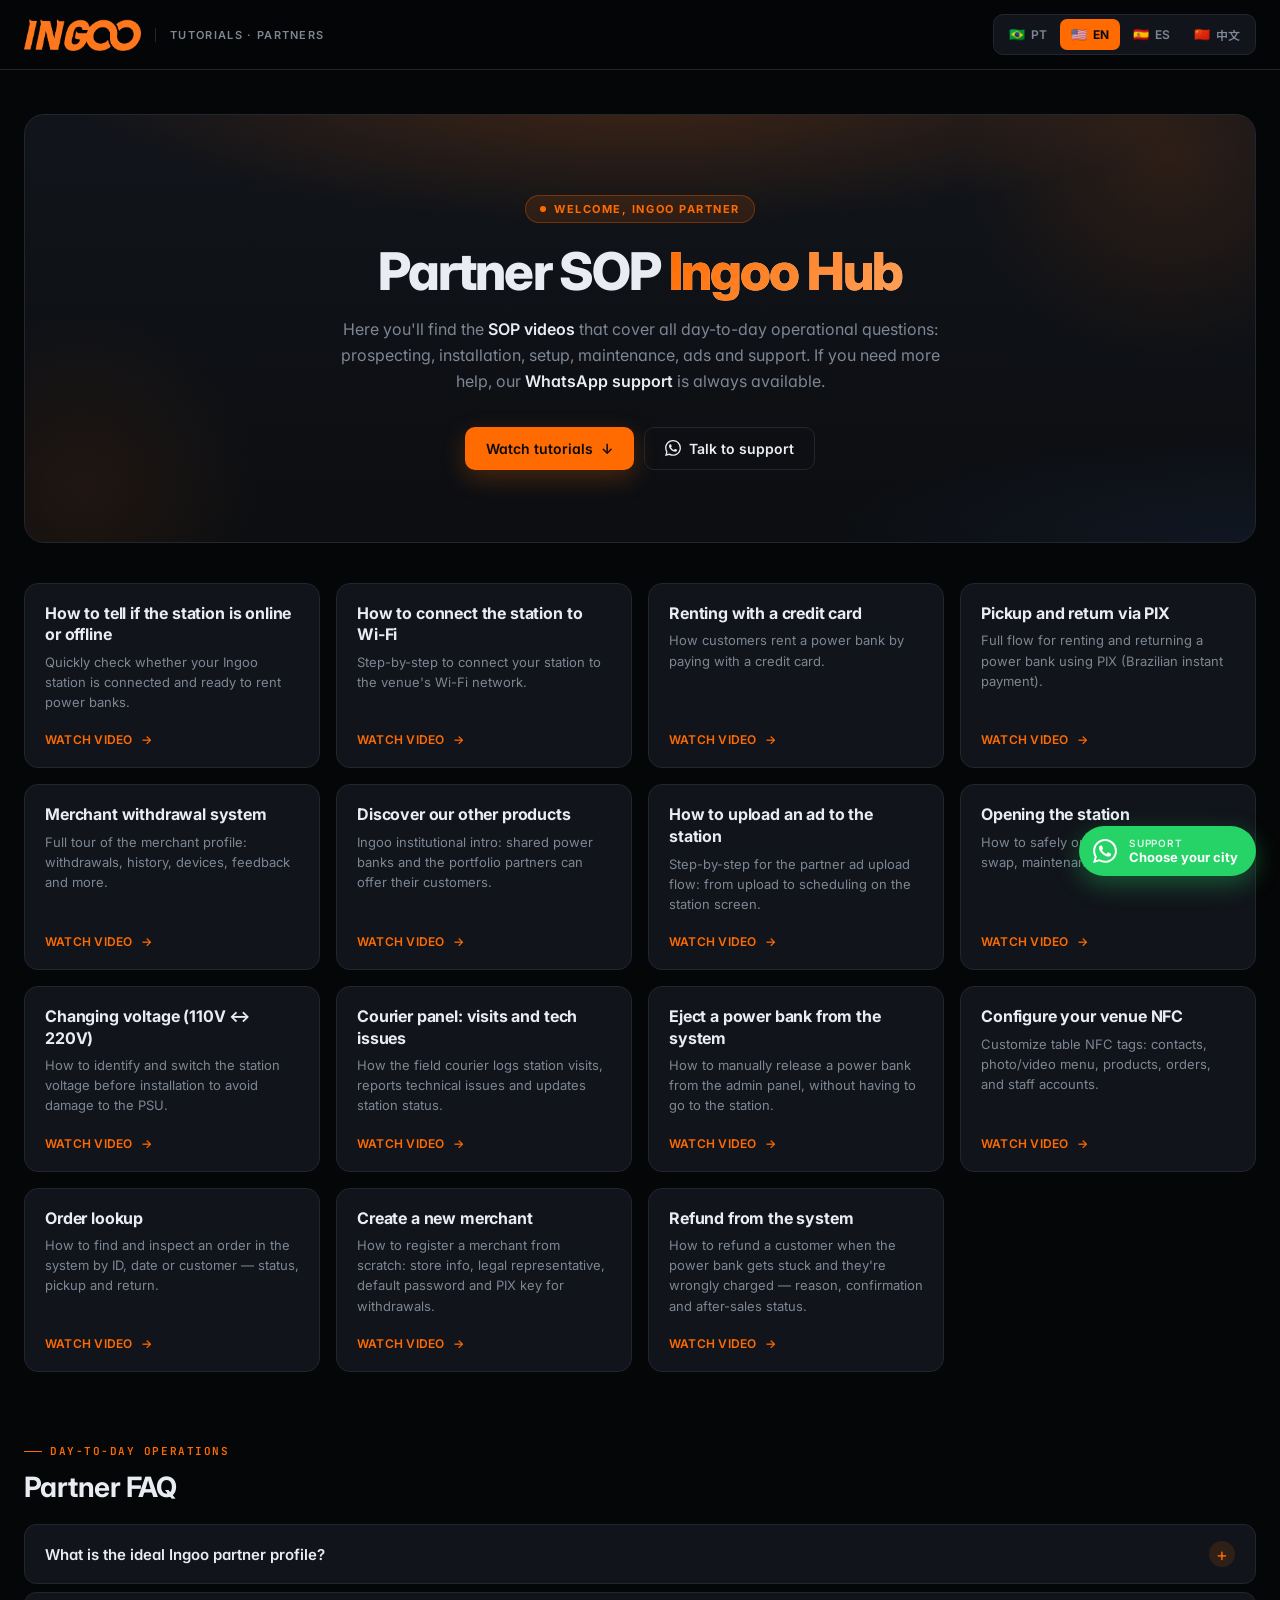
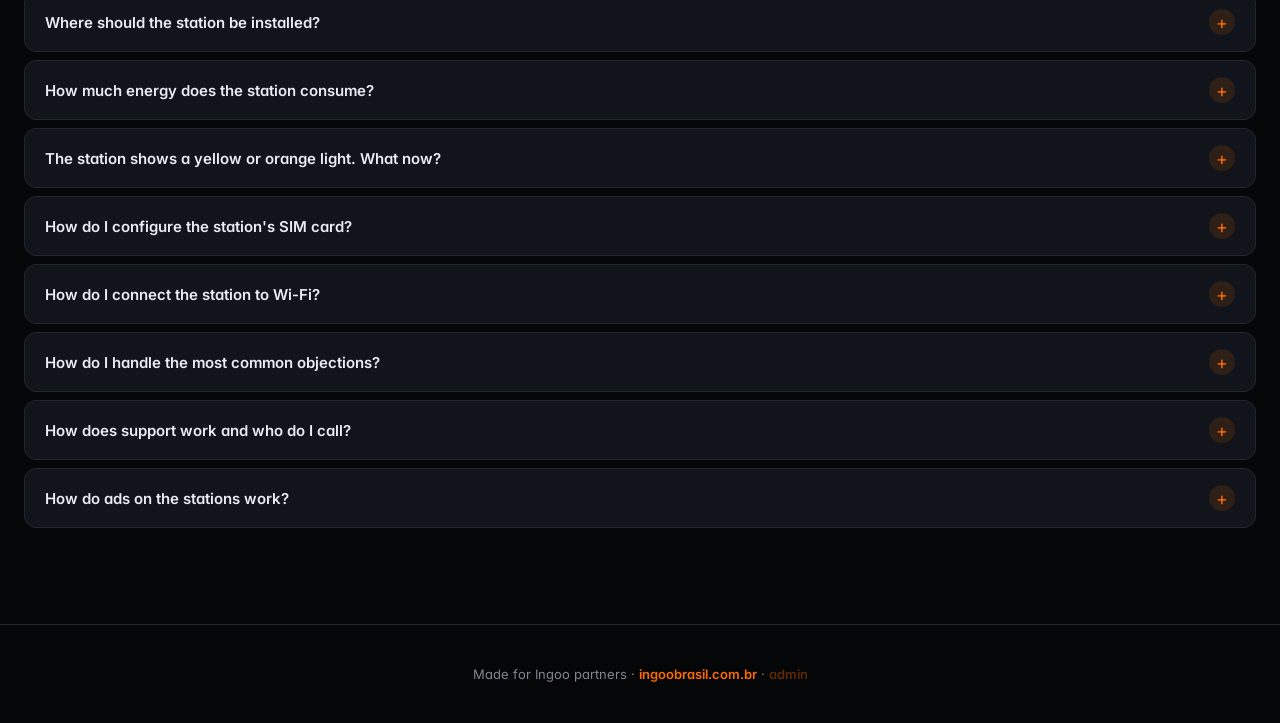
<file: docs/index.html>
<!DOCTYPE html>
<html lang="pt-BR">
<head>
  <meta charset="UTF-8" />
  <meta name="viewport" content="width=device-width, initial-scale=1.0" />
  <meta name="theme-color" content="#ED7F39" />
  <title>Ingoo · Tutoriais para Parceiros</title>
  <meta name="description" content="Manual operacional em vídeo para parceiros Ingoo: instalação, manutenção, atendimento e procedimentos do dia a dia." />
  <link rel="preconnect" href="https://fonts.googleapis.com" />
  <link rel="preconnect" href="https://fonts.gstatic.com" crossorigin />
  <link href="https://fonts.googleapis.com/css2?family=Inter:wght@400;500;600;700;800&family=Space+Grotesk:wght@500;600;700&family=JetBrains+Mono:wght@400;500;600&family=Noto+Sans+SC:wght@400;600;700&display=swap" rel="stylesheet" />
  <link rel="stylesheet" href="styles.css" />
  <link rel="icon" type="image/svg+xml" href="data:image/svg+xml,%3Csvg xmlns='http://www.w3.org/2000/svg' viewBox='0 0 64 64'%3E%3Crect width='64' height='64' rx='14' fill='%23ED7F39'/%3E%3Cg fill='%23fff' transform='translate(8 22)'%3E%3Ccircle cx='28' cy='10' r='9' fill='none' stroke='%23fff' stroke-width='4'/%3E%3Ccircle cx='42' cy='10' r='9' fill='none' stroke='%23fff' stroke-width='4'/%3E%3C/g%3E%3C/svg%3E" />
</head>
<body>
  <header class="site-header">
    <div class="container header-inner">
      <a href="#" class="brand" aria-label="Ingoo">
        <img class="brand-logo" src="images/ingoo-logo.png" alt="Ingoo" width="120" height="33" />
        <span class="brand-sub" data-i18n="brand_sub">Tutoriais</span>
      </a>
      <nav class="lang-switcher" aria-label="Idioma">
        <button class="lang-btn" data-lang="pt" aria-pressed="true">
          <span class="flag">🇧🇷</span><span>PT</span>
        </button>
        <button class="lang-btn" data-lang="en" aria-pressed="false">
          <span class="flag">🇺🇸</span><span>EN</span>
        </button>
        <button class="lang-btn" data-lang="es" aria-pressed="false">
          <span class="flag">🇪🇸</span><span>ES</span>
        </button>
        <button class="lang-btn" data-lang="zh" aria-pressed="false">
          <span class="flag">🇨🇳</span><span>中文</span>
        </button>
      </nav>
    </div>
  </header>

  <main>
    <section class="hero-wrap">
      <div class="container">
        <div class="hero">
          <span class="eyebrow">
            <span class="pulse"></span>
            <span data-i18n="hero_eyebrow">Bem-vindo, comerciante</span>
          </span>
          <h1>
            <span data-i18n="hero_title_a">Central de Ajuda</span> <span class="hl" data-i18n="hero_title_b">Ingoo</span>
          </h1>
          <p data-i18n="hero_sub">Aqui você encontra <b>tutoriais em vídeo</b> para operar sua máquina com confiança. E se precisar, nosso <b>suporte no WhatsApp</b> está sempre disponível para ajudar você.</p>
          <div class="hero-cta">
            <a class="btn btn-primary" href="#tutoriais">
              <span data-i18n="cta_watch">Ver tutoriais</span>
              <span class="arrow">↓</span>
            </a>
            <button type="button" class="btn btn-ghost" data-support-trigger>
              <svg viewBox="0 0 24 24" fill="currentColor" width="16" height="16" aria-hidden="true">
                <path d="M17.472 14.382c-.297-.149-1.758-.867-2.03-.967-.273-.099-.471-.148-.67.15-.197.297-.767.966-.94 1.164-.173.199-.347.223-.644.075-.297-.15-1.255-.463-2.39-1.475-.883-.788-1.48-1.761-1.653-2.059-.173-.297-.018-.458.13-.606.134-.133.298-.347.446-.52.149-.174.198-.298.298-.497.099-.198.05-.371-.025-.52-.075-.149-.669-1.612-.916-2.207-.242-.579-.487-.5-.669-.51-.173-.008-.371-.01-.57-.01-.198 0-.52.074-.792.372s-1.04 1.016-1.04 2.479 1.065 2.876 1.213 3.074c.149.198 2.096 3.2 5.077 4.487.709.306 1.262.489 1.694.625.712.227 1.36.195 1.871.118.571-.085 1.758-.719 2.006-1.413.248-.694.248-1.289.173-1.413-.074-.124-.272-.198-.57-.347m-5.421 7.403h-.004a9.87 9.87 0 0 1-5.031-1.378l-.361-.214-3.741.982.998-3.648-.235-.374a9.86 9.86 0 0 1-1.51-5.26c.001-5.45 4.436-9.884 9.888-9.884 2.64 0 5.122 1.03 6.988 2.898a9.825 9.825 0 0 1 2.893 6.994c-.003 5.45-4.437 9.884-9.885 9.884m8.413-18.297A11.815 11.815 0 0 0 12.05 0C5.495 0 .16 5.335.157 11.892c0 2.096.547 4.142 1.588 5.945L.057 24l6.305-1.654a11.882 11.882 0 0 0 5.683 1.448h.005c6.554 0 11.89-5.335 11.893-11.893a11.821 11.821 0 0 0-3.48-8.413Z"/>
              </svg>
              <span data-i18n="cta_support">Falar com suporte</span>
            </button>
          </div>
        </div>
      </div>
    </section>

    <section class="grid-section" id="tutoriais">
      <div class="container">
        <div class="tutorials-grid" id="tutorialsGrid"></div>
      </div>
    </section>

    <section class="faq-section" id="faqSection">
      <div class="container">
        <span class="section-eyebrow" data-i18n="faq_eyebrow">Dúvidas comuns</span>
        <h2 class="section-title" data-i18n="faq_title">Perguntas frequentes</h2>
        <div class="faq-list" id="faqList"></div>
      </div>
    </section>
  </main>

  <div class="modal" id="videoModal" role="dialog" aria-modal="true" aria-hidden="true">
    <div class="modal-backdrop" data-close></div>
    <div class="modal-content">
      <button class="modal-close" data-close aria-label="Close">×</button>
      <h2 class="modal-title" id="modalTitle"></h2>
      <video id="modalVideo" controls preload="metadata" crossorigin="anonymous" playsinline></video>
      <p class="modal-hint" data-i18n="modal_hint">Dica: ative as legendas no botão CC do player.</p>
    </div>
  </div>

  <div class="support-wrap" id="supportWrap">
    <div class="support-popover" id="supportPopover" hidden>
      <div class="support-popover-head">
        <span data-i18n="support_choose_city">Escolha sua cidade</span>
      </div>
      <div class="support-popover-list" id="supportCityList"></div>
    </div>
    <button class="support-fab" type="button" id="supportFab" aria-label="Suporte WhatsApp" aria-expanded="false">
      <svg class="support-icon" viewBox="0 0 24 24" fill="currentColor" aria-hidden="true">
        <path d="M17.472 14.382c-.297-.149-1.758-.867-2.03-.967-.273-.099-.471-.148-.67.15-.197.297-.767.966-.94 1.164-.173.199-.347.223-.644.075-.297-.15-1.255-.463-2.39-1.475-.883-.788-1.48-1.761-1.653-2.059-.173-.297-.018-.458.13-.606.134-.133.298-.347.446-.52.149-.174.198-.298.298-.497.099-.198.05-.371-.025-.52-.075-.149-.669-1.612-.916-2.207-.242-.579-.487-.5-.669-.51-.173-.008-.371-.01-.57-.01-.198 0-.52.074-.792.372s-1.04 1.016-1.04 2.479 1.065 2.876 1.213 3.074c.149.198 2.096 3.2 5.077 4.487.709.306 1.262.489 1.694.625.712.227 1.36.195 1.871.118.571-.085 1.758-.719 2.006-1.413.248-.694.248-1.289.173-1.413-.074-.124-.272-.198-.57-.347m-5.421 7.403h-.004a9.87 9.87 0 0 1-5.031-1.378l-.361-.214-3.741.982.998-3.648-.235-.374a9.86 9.86 0 0 1-1.51-5.26c.001-5.45 4.436-9.884 9.888-9.884 2.64 0 5.122 1.03 6.988 2.898a9.825 9.825 0 0 1 2.893 6.994c-.003 5.45-4.437 9.884-9.885 9.884m8.413-18.297A11.815 11.815 0 0 0 12.05 0C5.495 0 .16 5.335.157 11.892c0 2.096.547 4.142 1.588 5.945L.057 24l6.305-1.654a11.882 11.882 0 0 0 5.683 1.448h.005c6.554 0 11.89-5.335 11.893-11.893a11.821 11.821 0 0 0-3.48-8.413Z"/>
      </svg>
      <span class="support-text">
        <span class="support-label" data-i18n="support_label">Suporte</span>
        <span class="support-sub" data-i18n="support_choose_city">Escolha sua cidade</span>
      </span>
    </button>
  </div>

  <footer class="site-footer">
    <div class="container">
      <p>
        <span data-i18n="footer_made">Feito para os comerciantes Ingoo</span>
        · <a href="https://ingoobrasil.com.br" target="_blank" rel="noopener">ingoobrasil.com.br</a>
        · <a href="admin.html" class="admin-link">admin</a>
      </p>
    </div>
  </footer>

  <script src="app.js"></script>
</body>
</html>
</file>
<file: docs/styles.css>
:root {
  /* Tokens alinhados ao operacao.superappingoo.com.br */
  --bg: #050607;
  --bg2: #0c0e11;
  --card: #11141a;
  --card2: #161a22;
  --border: #22262e;
  --border-hot: #ff6b00;
  --text: #e9edf3;
  --muted: #7d8694;
  --orange: #ff6b00;
  --orange2: #ffa15a;

  --mono: 'JetBrains Mono', 'SF Mono', 'Menlo', monospace;
  --display: 'Inter', -apple-system, system-ui, sans-serif;

  --radius: 14px;
  --radius-lg: 20px;
}

* { box-sizing: border-box; }

html, body {
  margin: 0;
  padding: 0;
  background: var(--bg);
  color: var(--text);
  font-family: 'Inter', 'Noto Sans SC', -apple-system, system-ui, sans-serif;
  font-feature-settings: "cv02", "cv03", "cv04", "cv11";
  -webkit-font-smoothing: antialiased;
  -moz-osx-font-smoothing: grayscale;
}
html[lang="zh"] body { font-family: 'Noto Sans SC', 'Inter', system-ui, sans-serif; }
body { min-height: 100vh; display: flex; flex-direction: column; }

a { color: var(--orange); text-decoration: none; }

.container {
  max-width: 1280px;
  margin: 0 auto;
  padding: 0 24px;
  width: 100%;
}
main { flex: 1; padding: 24px 0 40px; }

/* ============== HEADER ============== */
.site-header {
  background: rgba(5, 6, 7, .85);
  backdrop-filter: saturate(180%) blur(14px);
  -webkit-backdrop-filter: saturate(180%) blur(14px);
  position: sticky;
  top: 0;
  z-index: 50;
  border-bottom: 1px solid var(--border);
}
.header-inner {
  display: flex;
  align-items: center;
  justify-content: space-between;
  padding: 14px 24px;
  gap: 16px;
}
.brand {
  display: flex;
  align-items: center;
  gap: 14px;
  text-decoration: none;
  color: var(--text);
}
.brand-logo {
  height: 32px;
  width: auto;
  display: block;
}
.brand-sub {
  font-size: 11px;
  font-weight: 600;
  letter-spacing: .12em;
  text-transform: uppercase;
  color: var(--muted);
  padding-left: 14px;
  border-left: 1px solid var(--border);
}

.lang-switcher {
  display: flex;
  gap: 2px;
  background: var(--card);
  padding: 4px;
  border-radius: 10px;
  border: 1px solid var(--border);
}
.lang-btn {
  display: inline-flex;
  align-items: center;
  gap: 6px;
  border: 0;
  background: transparent;
  color: var(--muted);
  padding: 7px 11px;
  border-radius: 7px;
  font-weight: 600;
  font-size: 12px;
  font-family: inherit;
  cursor: pointer;
  transition: all .15s;
}
.lang-btn:hover { color: var(--text); background: rgba(255,255,255,.04); }
.lang-btn[aria-pressed="true"] {
  background: var(--orange);
  color: #0a0a0a;
  font-weight: 700;
}
.lang-btn .flag { font-size: 13px; line-height: 1; }

/* ============== HERO ============== */
.hero-wrap { padding: 20px 0 8px; }
.hero {
  position: relative;
  padding: 80px 24px 72px;
  text-align: center;
  overflow: hidden;
  border-radius: var(--radius-lg);
  background:
    radial-gradient(ellipse 80% 60% at 50% -10%, rgba(255, 107, 0, .22), transparent 60%),
    radial-gradient(ellipse 60% 40% at 100% 100%, rgba(59, 130, 246, .08), transparent 60%),
    linear-gradient(180deg, var(--card) 0%, var(--bg2) 100%);
  border: 1px solid var(--border);
}
.hero::before {
  content: '';
  position: absolute;
  top: -40%;
  right: -10%;
  width: 420px;
  height: 420px;
  border-radius: 50%;
  background: radial-gradient(circle, rgba(255, 107, 0, .12), transparent 70%);
  pointer-events: none;
}
.hero::after {
  content: '';
  position: absolute;
  bottom: -30%;
  left: -10%;
  width: 360px;
  height: 360px;
  border-radius: 50%;
  background: radial-gradient(circle, rgba(255, 107, 0, .08), transparent 70%);
  pointer-events: none;
}
.hero > * { position: relative; }

.eyebrow {
  display: inline-flex;
  align-items: center;
  gap: 8px;
  font-size: 11px;
  font-weight: 700;
  text-transform: uppercase;
  letter-spacing: .14em;
  color: var(--orange);
  padding: 6px 14px;
  border-radius: 999px;
  background: rgba(255, 107, 0, .12);
  border: 1px solid rgba(255, 107, 0, .3);
  margin-bottom: 22px;
  font-family: inherit;
}
.eyebrow .pulse {
  width: 6px;
  height: 6px;
  border-radius: 50%;
  background: var(--orange);
  box-shadow: 0 0 0 0 rgba(255, 107, 0, .6);
  animation: pulse 2s infinite;
}
@keyframes pulse {
  0%   { box-shadow: 0 0 0 0 rgba(255, 107, 0, .6); }
  70%  { box-shadow: 0 0 0 8px rgba(255, 107, 0, 0); }
  100% { box-shadow: 0 0 0 0 rgba(255, 107, 0, 0); }
}

.hero h1 {
  font-size: clamp(34px, 5.2vw, 52px);
  font-weight: 800;
  letter-spacing: -.035em;
  margin: 0 0 16px;
  line-height: 1.05;
  background: linear-gradient(135deg, var(--text) 0%, var(--text) 50%, var(--orange) 110%);
  background-clip: text;
  -webkit-background-clip: text;
  color: transparent;
}
.hero h1 .hl {
  background: linear-gradient(135deg, var(--orange), var(--orange2));
  background-clip: text;
  -webkit-background-clip: text;
  color: transparent;
}
.hero p {
  color: var(--muted);
  max-width: 620px;
  margin: 0 auto;
  font-size: 16px;
  line-height: 1.65;
}
.hero p b { color: var(--text); font-weight: 600; }

.hero-cta {
  display: inline-flex;
  align-items: center;
  gap: 10px;
  margin-top: 32px;
  flex-wrap: wrap;
  justify-content: center;
}
.btn {
  display: inline-flex;
  align-items: center;
  gap: 8px;
  padding: 12px 20px;
  border-radius: 10px;
  font-family: inherit;
  font-weight: 600;
  font-size: 14px;
  cursor: pointer;
  text-decoration: none;
  border: 1px solid transparent;
  transition: all .18s ease;
}
.btn-primary {
  background: var(--orange);
  color: #0a0a0a;
  box-shadow: 0 8px 24px rgba(255, 107, 0, .25);
}
.btn-primary:hover {
  background: var(--orange2);
  transform: translateY(-1px);
  box-shadow: 0 12px 32px rgba(255, 107, 0, .35);
  color: #0a0a0a;
}
.btn-primary .arrow { transition: transform .2s; }
.btn-primary:hover .arrow { transform: translateY(2px); }
.btn-ghost {
  background: transparent;
  color: var(--text);
  border-color: var(--border);
}
.btn-ghost:hover {
  border-color: var(--orange);
  color: var(--orange);
  background: rgba(255, 107, 0, .06);
}

/* ============== GRID ============== */
.grid-section { padding: 32px 0 40px; }
.tutorials-grid {
  display: grid;
  grid-template-columns: repeat(auto-fill, minmax(280px, 1fr));
  gap: 16px;
}

.card {
  --c-border: var(--border);
  background: var(--card);
  border: 1px solid var(--c-border);
  border-radius: var(--radius);
  overflow: hidden;
  display: flex;
  flex-direction: column;
  cursor: pointer;
  transition: transform .2s ease, border-color .2s ease, box-shadow .2s ease;
  text-align: left;
  font-family: inherit;
  color: inherit;
  padding: 0;
  width: 100%;
}
.card:hover {
  transform: translateY(-3px);
  border-color: rgba(255, 107, 0, .5);
  box-shadow: 0 14px 40px rgba(255, 107, 0, .12);
}
.card-thumb {
  position: relative;
  aspect-ratio: 16 / 10;
  background: var(--bg2);
  overflow: hidden;
  border-bottom: 1px solid var(--border);
}
.card-thumb svg.bg {
  position: absolute;
  inset: 0;
  width: 100%;
  height: 100%;
  transition: transform .35s ease;
}
.card:hover .card-thumb svg.bg { transform: scale(1.04); }
.card-thumb .play {
  position: absolute;
  inset: 0;
  display: grid;
  place-items: center;
}
.card-thumb .play span {
  width: 54px;
  height: 54px;
  background: var(--orange);
  color: #0a0a0a;
  border-radius: 50%;
  display: grid;
  place-items: center;
  box-shadow: 0 8px 22px rgba(255, 107, 0, .35);
  transition: transform .2s ease, background .15s;
}
.card:hover .play span {
  transform: scale(1.08);
  background: var(--orange2);
}
.card-thumb .play span::before {
  content: '';
  display: block;
  width: 0;
  height: 0;
  margin-left: 4px;
  border-left: 13px solid currentColor;
  border-top: 9px solid transparent;
  border-bottom: 9px solid transparent;
}
.card-thumb .badge {
  position: absolute;
  top: 12px;
  left: 12px;
  background: var(--orange);
  color: #0a0a0a;
  font-size: 10px;
  font-weight: 800;
  padding: 4px 9px;
  border-radius: 999px;
  letter-spacing: .08em;
  text-transform: uppercase;
}
.card-thumb .card-index {
  position: absolute;
  top: 12px;
  right: 12px;
  font-family: var(--mono);
  font-size: 11px;
  font-weight: 600;
  color: var(--muted);
  padding: 4px 8px;
  background: rgba(5, 6, 7, .6);
  border: 1px solid var(--border);
  border-radius: 6px;
  backdrop-filter: blur(4px);
}
.card-thumb .card-index em {
  font-style: normal;
  color: var(--orange);
  margin-left: 1px;
}
.card-body {
  padding: 18px 20px 20px;
  display: flex;
  flex-direction: column;
  gap: 6px;
  flex: 1;
}
.card-title {
  font-size: 16px;
  font-weight: 700;
  line-height: 1.35;
  margin: 0;
  letter-spacing: -.01em;
  color: var(--text);
}
.card-desc {
  margin: 0;
  color: var(--muted);
  font-size: 13px;
  line-height: 1.55;
}
.card-foot {
  margin-top: auto;
  padding-top: 14px;
  display: flex;
  align-items: center;
  gap: 8px;
  color: var(--orange);
  font-weight: 600;
  font-size: 12px;
  letter-spacing: .02em;
  text-transform: uppercase;
}
.card-foot .arrow { display: inline-block; transition: transform .2s ease; }
.card:hover .card-foot .arrow { transform: translateX(4px); }

/* ============== FAQ ============== */
.faq-section {
  padding: 24px 0 56px;
}
.section-eyebrow {
  display: inline-flex;
  align-items: center;
  gap: 8px;
  font-family: var(--mono);
  font-size: 11px;
  font-weight: 600;
  text-transform: uppercase;
  letter-spacing: .14em;
  color: var(--orange);
  margin-bottom: 12px;
}
.section-eyebrow::before {
  content: '';
  width: 18px;
  height: 1px;
  background: var(--orange);
}
.section-title {
  font-family: var(--display);
  font-size: clamp(22px, 3vw, 28px);
  font-weight: 700;
  letter-spacing: -.02em;
  margin: 0 0 20px;
  color: var(--text);
}
.faq-list {
  display: flex;
  flex-direction: column;
  gap: 8px;
}
.faq-item {
  background: var(--card);
  border: 1px solid var(--border);
  border-radius: 12px;
  overflow: hidden;
  transition: border-color .2s;
}
.faq-item[open] { border-color: rgba(255, 107, 0, .4); }
.faq-item summary {
  list-style: none;
  cursor: pointer;
  padding: 16px 20px;
  display: flex;
  align-items: center;
  justify-content: space-between;
  gap: 16px;
  font-weight: 600;
  font-size: 15px;
  color: var(--text);
}
.faq-item summary::-webkit-details-marker { display: none; }
.faq-icon {
  width: 26px;
  height: 26px;
  border-radius: 50%;
  background: rgba(255, 107, 0, .12);
  color: var(--orange);
  display: grid;
  place-items: center;
  font-size: 18px;
  font-weight: 400;
  transition: transform .2s, background .2s;
  flex-shrink: 0;
}
.faq-item[open] .faq-icon { transform: rotate(45deg); background: var(--orange); color: #0a0a0a; }
.faq-answer {
  padding: 0 20px 18px;
  color: var(--muted);
  font-size: 14px;
  line-height: 1.6;
}

/* ============== MODAL ============== */
.modal {
  position: fixed;
  inset: 0;
  z-index: 100;
  display: none;
  align-items: center;
  justify-content: center;
  padding: 16px;
}
.modal.open { display: flex; }
.modal-backdrop {
  position: absolute;
  inset: 0;
  background: rgba(5, 6, 7, .82);
  backdrop-filter: blur(8px);
}
.modal-content {
  position: relative;
  background: var(--card);
  border: 1px solid var(--border);
  border-radius: 18px;
  overflow: hidden;
  width: 100%;
  max-width: 960px;
  max-height: 90vh;
  display: flex;
  flex-direction: column;
  box-shadow: 0 30px 80px rgba(0,0,0,.6);
  animation: pop .25s cubic-bezier(.2, .9, .3, 1.2);
}
@keyframes pop {
  from { transform: scale(.94) translateY(8px); opacity: 0; }
  to { transform: scale(1) translateY(0); opacity: 1; }
}
.modal-title {
  color: var(--text);
  margin: 0;
  padding: 18px 56px 18px 22px;
  font-size: 15px;
  font-weight: 600;
  background: var(--card2);
  border-bottom: 1px solid var(--border);
}
.modal-close {
  position: absolute;
  top: 10px;
  right: 12px;
  background: rgba(255,255,255,.06);
  border: 1px solid var(--border);
  color: var(--text);
  width: 34px;
  height: 34px;
  border-radius: 8px;
  font-size: 20px;
  line-height: 1;
  cursor: pointer;
  z-index: 2;
  transition: all .15s;
}
.modal-close:hover { background: var(--orange); border-color: var(--orange); color: #0a0a0a; }
#modalVideo {
  width: 100%;
  max-height: 70vh;
  background: #000;
  display: block;
}
.modal-hint {
  color: var(--muted);
  margin: 0;
  padding: 12px 22px 16px;
  font-size: 12px;
  background: var(--card2);
}

/* ============== SUPPORT FAB ============== */
.support-wrap {
  position: fixed;
  right: 24px;
  bottom: 24px;
  z-index: 90;
}
.support-fab {
  display: inline-flex;
  align-items: center;
  gap: 12px;
  padding: 12px 18px 12px 14px;
  background: #25D366;
  color: #fff;
  text-decoration: none;
  border: 0;
  border-radius: 999px;
  font-family: inherit;
  font-size: 13px;
  font-weight: 700;
  cursor: pointer;
  box-shadow:
    0 8px 24px rgba(37, 211, 102, .35),
    0 2px 6px rgba(0, 0, 0, .2);
  transition: transform .2s ease, box-shadow .2s ease, background .15s ease;
}
.support-fab:hover {
  transform: translateY(-2px);
  background: #1FB855;
  box-shadow:
    0 12px 32px rgba(37, 211, 102, .5),
    0 4px 10px rgba(0, 0, 0, .25);
  color: #fff;
}
.support-icon { width: 24px; height: 24px; flex-shrink: 0; }
.support-text { display: flex; flex-direction: column; gap: 1px; line-height: 1.1; color: #fff; text-align: left; }
.support-label {
  font-size: 10px;
  font-weight: 600;
  opacity: .85;
  letter-spacing: .08em;
  text-transform: uppercase;
}
.support-sub {
  font-size: 13px;
  font-weight: 700;
  font-family: inherit;
}

.support-popover {
  position: absolute;
  right: 0;
  bottom: calc(100% + 12px);
  min-width: 260px;
  background: var(--card);
  border: 1px solid var(--border);
  border-radius: 14px;
  box-shadow: 0 20px 50px rgba(0,0,0,.4);
  overflow: hidden;
  opacity: 0;
  transform: translateY(8px) scale(.96);
  transform-origin: bottom right;
  transition: opacity .18s ease, transform .18s ease;
  pointer-events: none;
}
.support-popover.open {
  opacity: 1;
  transform: translateY(0) scale(1);
  pointer-events: auto;
}
.support-popover-head {
  padding: 12px 16px;
  font-family: var(--mono);
  font-size: 11px;
  text-transform: uppercase;
  letter-spacing: .12em;
  color: var(--muted);
  border-bottom: 1px solid var(--border);
}
.support-city {
  display: flex;
  align-items: center;
  justify-content: space-between;
  gap: 12px;
  padding: 12px 16px;
  text-decoration: none;
  color: var(--text);
  border-bottom: 1px solid var(--border);
  transition: background .15s, color .15s;
}
.support-city:last-child { border-bottom: 0; }
.support-city:hover {
  background: rgba(37, 211, 102, .08);
  color: #25D366;
}
.support-city-name {
  font-weight: 600;
  font-size: 14px;
}
.support-city-num {
  font-family: var(--mono);
  font-size: 13px;
  color: var(--muted);
}
.support-city:hover .support-city-num { color: #25D366; }

/* ============== FOOTER ============== */
.site-footer {
  background: var(--bg);
  color: var(--muted);
  padding: 28px 0;
  font-size: 13px;
  text-align: center;
  border-top: 1px solid var(--border);
}
.site-footer a { color: var(--orange); font-weight: 600; }
.site-footer a:hover { color: var(--orange2); }
.site-footer .admin-link { opacity: .35; }
.site-footer .admin-link:hover { opacity: 1; }

@media (max-width: 640px) {
  .hero { padding: 56px 20px 48px; border-radius: 16px; }
  .hero h1 { font-size: 30px; }
  .hero p { font-size: 14px; }
  .grid-section { padding: 20px 0 32px; }
  .header-inner { padding: 12px 16px; }
  .brand-logo { height: 26px; }
  .brand-sub { display: none; }
  .lang-btn { padding: 6px 9px; font-size: 11px; }
  .lang-btn .flag { display: none; }
  .support-wrap { right: 16px; bottom: 16px; }
  .support-fab { padding: 12px; gap: 0; }
  .support-fab .support-text { display: none; }
  .support-icon { width: 28px; height: 28px; }
  .support-popover { min-width: 240px; }
}
</file>
